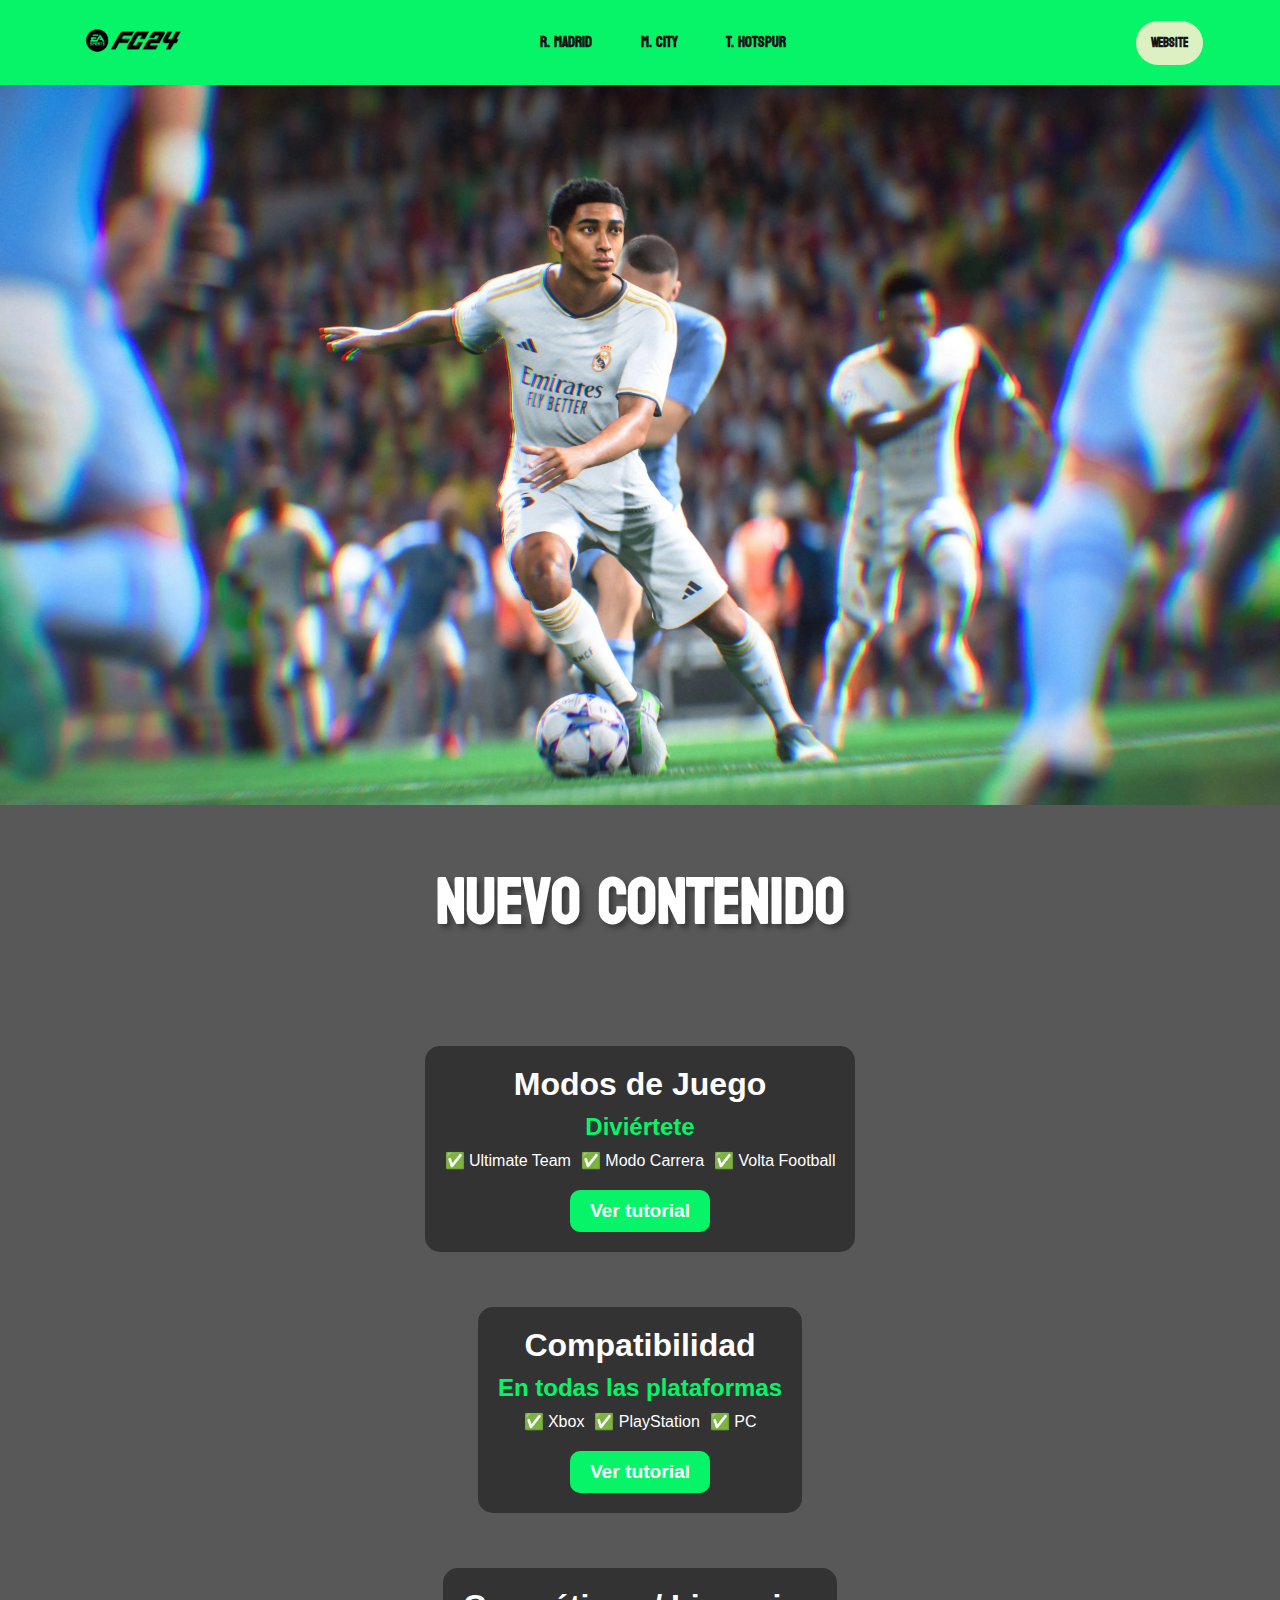
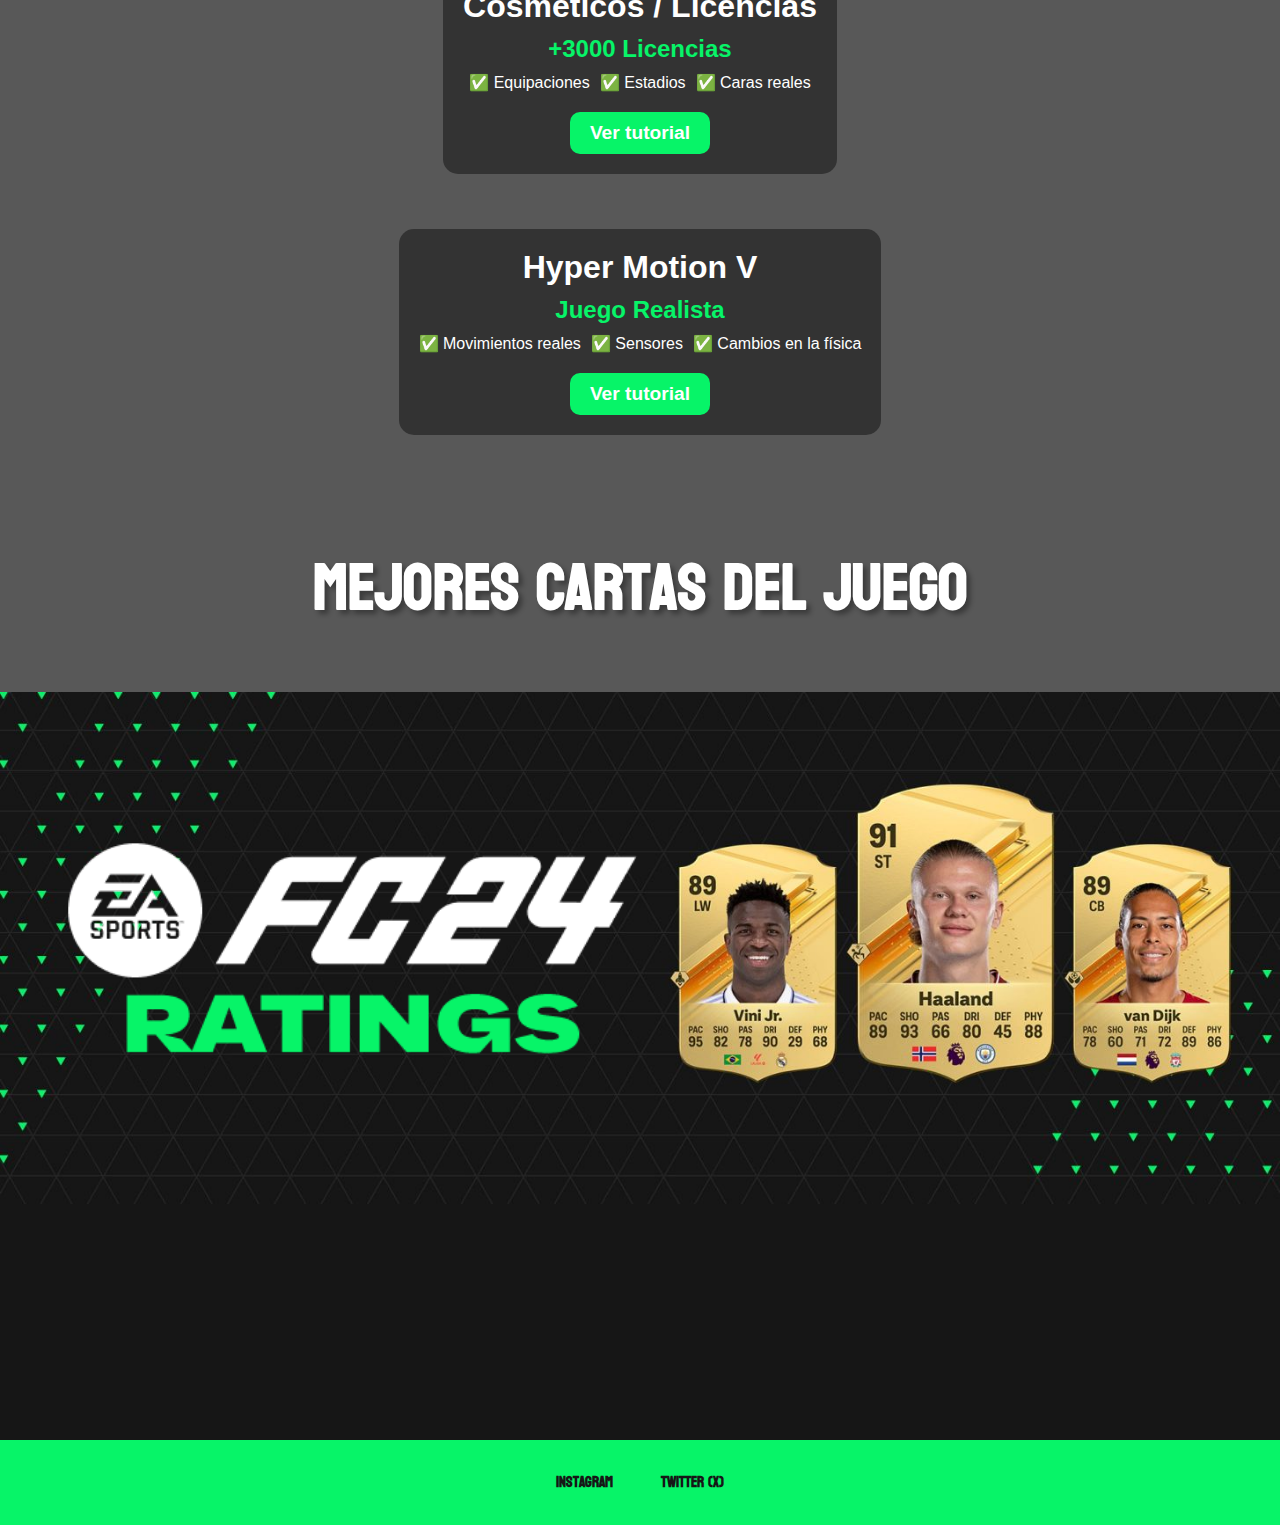
<file: index.html>
<!DOCTYPE html>
<html lang="en">
<head>
    <meta charset="UTF-8">
    <meta name="viewport" content="width=device-width, initial-scale=1.0">
    <title>FC24</title>
    <link rel="stylesheet" href="./style.css">

    <!-- Google Fonts  -->
    <link rel="preconnect" href="https://fonts.googleapis.com">
    <link rel="preconnect" href="https://fonts.gstatic.com" crossorigin>
    <link href="https://fonts.googleapis.com/css2?family=Press+Start+2P&display=swap" rel="stylesheet">

    <link rel="preconnect" href="https://fonts.googleapis.com">
    <link rel="preconnect" href="https://fonts.gstatic.com" crossorigin>
    <link href="https://fonts.googleapis.com/css2?family=Bungee+Spice&display=swap" rel="stylesheet">

    <link rel="preconnect" href="https://fonts.googleapis.com">
    <link rel="preconnect" href="https://fonts.gstatic.com" crossorigin>
    <link href="https://fonts.googleapis.com/css2?family=Koulen&family=Press+Start+2P&display=swap" rel="stylesheet">
</head>
<body>

    <!-- Barra de navegacion -->
    <div class = "navegacion">
        <div class="ealogo">
            <img src="./img/logo-fc24.png" alt="ealogo">
        </div>
        <nav class = "elementos-navegacion">
            <li><a href="./real.html">R. Madrid</a></li>
            <li><a href="./city.html">M. City</a></li>
            <li><a href="./hotspur.html">T. Hotspur</a></li>
        </nav>
        <a href="https://www.ea.com/es-mx/games/ea-sports-fc/fc-24" class = "boton" target="_blank"><button>Website</button></a>
    </div>

    <!-- Imagen principal -->
    <div class = "contenedor-presentacion">
        <div class = "imagen-principal">
            <img src="./img/beligol.webp" alt="Madrid" >

        </div>
    </div>

    <!-- Sobre el juego -->

    <div>
        <h2 class = "subtitulo-h2">
            Nuevo Contenido
        </h2>
    </div>


    <div class = "tabla-contenido">

        <div class="tabla">
            <div class="titulo-tabla">Modos de Juego</div>
            <div class="extra-tabla">Diviértete</div>
            <ul class="lista-tabla">
              <li>✅ Ultimate Team</li>
              <li>✅ Modo Carrera</li>
              <li>✅ Volta Football</li>
            </ul>
            <button class="boton-tabla">Ver tutorial</a>
        </div>


        <div class="tabla">
            <div class="titulo-tabla">Compatibilidad</div>
            <div class="extra-tabla">En todas las plataformas</div>
            <ul class="lista-tabla">
              <li>✅ Xbox</li>
              <li>✅ PlayStation</li>
              <li>✅ PC</li>
            </ul>
            <button class="boton-tabla">Ver tutorial</a>
        </div>


        <div class="tabla">
            <div class="titulo-tabla">Cosméticos / Licencias</div>
            <div class="extra-tabla">+3000 Licencias</div>
            <ul class="lista-tabla">
              <li>✅ Equipaciones</li>
              <li>✅ Estadios</li>
              <li>✅ Caras reales</li>
            </ul>
            <button class="boton-tabla">Ver tutorial</a>
        </div>


        <div class="tabla">
            <div class="titulo-tabla">Hyper Motion V</div>
            <div class="extra-tabla">Juego Realista</div>
            <ul class="lista-tabla">
              <li>✅ Movimientos reales</li>
              <li>✅ Sensores</li>
              <li>✅ Cambios en la física</li>
            </ul>
            <button class="boton-tabla">Ver tutorial</a>
        </div>
    </div>

    <div>
        <h2 class = "subtitulo-h2">
            Mejores cartas del Juego
        </h2>
    </div>

    <div class="mejores-cartas">
        <div>
            <img class="cartas"  src="./img/bestcards.jpg" alt="cartas">
        </div>
        
        <img class="ratings" src="./img/ratings.png" alt="calificaciones">
    </div>
    <div class="pie-web">
        <nav class = "elementos-pieWeb">
            <li><a href="#">Instagram</a></li>
            <li><a href="#">Twitter (X)</a></li>
        </nav>
    </div>

</body>
</html>
</file>
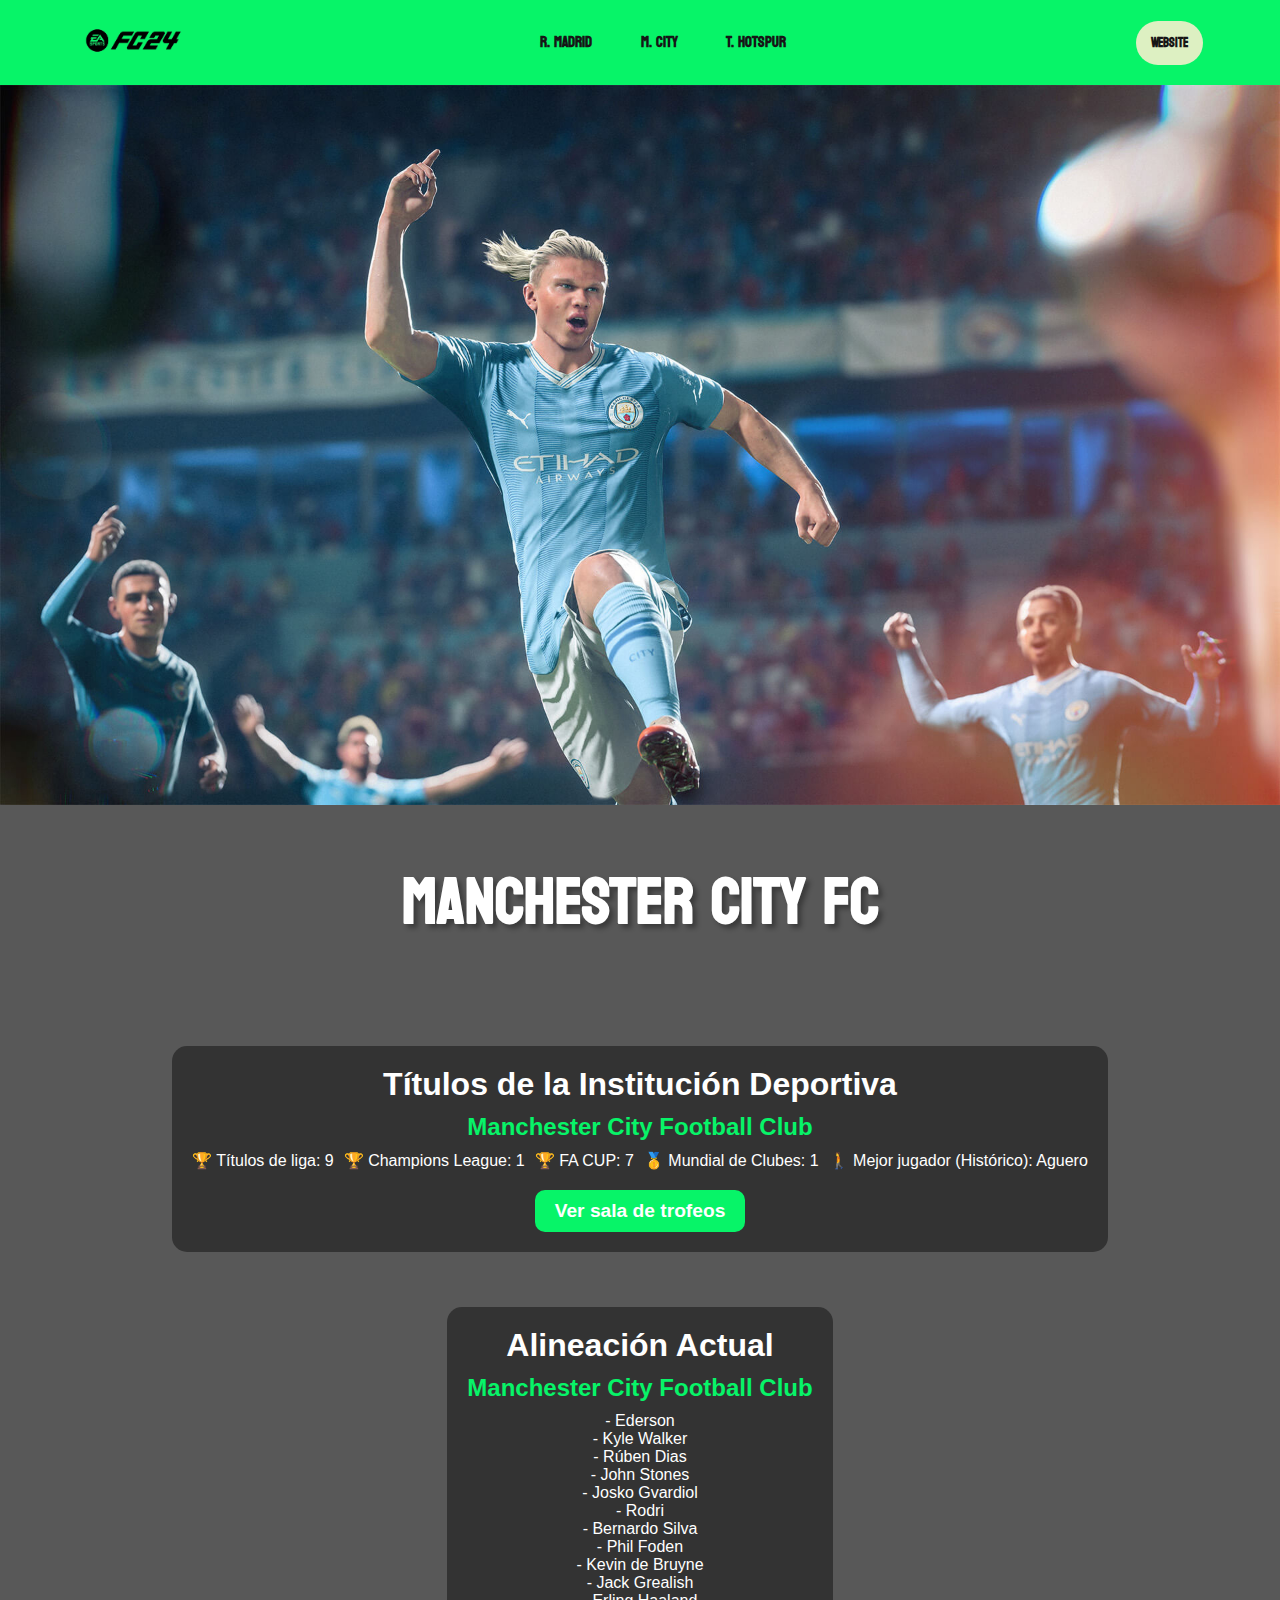
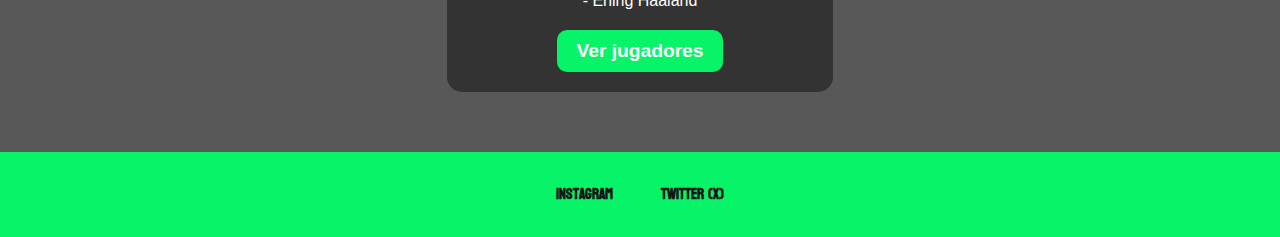
<file: city.html>
<!DOCTYPE html>
<html lang="en">
<head>
    <meta charset="UTF-8">
    <meta name="viewport" content="width=device-width, initial-scale=1.0">
    <title>Manchester City - EA</title>
    <link rel="stylesheet" href="./style.css">

    <link rel="preconnect" href="https://fonts.googleapis.com">
    <link rel="preconnect" href="https://fonts.gstatic.com" crossorigin>
    <link href="https://fonts.googleapis.com/css2?family=Press+Start+2P&display=swap" rel="stylesheet">

    <link rel="preconnect" href="https://fonts.googleapis.com">
    <link rel="preconnect" href="https://fonts.gstatic.com" crossorigin>
    <link href="https://fonts.googleapis.com/css2?family=Bungee+Spice&display=swap" rel="stylesheet">

    <link rel="preconnect" href="https://fonts.googleapis.com">
    <link rel="preconnect" href="https://fonts.gstatic.com" crossorigin>
    <link href="https://fonts.googleapis.com/css2?family=Koulen&family=Press+Start+2P&display=swap" rel="stylesheet">
</head>
<body>

    <!-- Barra de navegacion -->
    <div class = "navegacion">
        <div class="ealogo">
            <a href="./index.html"><img src="./img/logo-fc24.png" alt="ealogo"></a>
        </div>
        <nav class = "elementos-navegacion">
            <li><a href="./real.html">R. Madrid</a></li>
            <li><a href="./city.html">M. City</a></li>
            <li><a href="./hotspur.html">T. Hotspur</a></li>
        </nav>
        <a href="https://www.ea.com/es-mx/games/ea-sports-fc/fc-24" class = "boton" target="_blank"><button>Website</button></a>
    </div>

    <!-- Imagen principal -->
    <div class = "contenedor-presentacion">
        <div class = "imagen-principal">
            <img src="./img/MCity.jpg" alt="Manchester City" >
        </div>
    </div>

    <div>
        <h2 class = "subtitulo-h2">
            Manchester City FC
        </h2>
    </div>

    <!-- Logros de la institución -->

    <div class = "tabla-contenido">

        <div class="tabla">
            <div class="titulo-tabla">Títulos de la Institución Deportiva </div>
            <div class="extra-tabla">Manchester City Football Club</div>
            <ul class="lista-tabla">
              <li>​🏆​ Títulos de liga: 9</li>
              <li>​🏆​ Champions League: 1</li>
              <li>​🏆​ FA CUP: 7</li>
              <li>​​🥇​ Mundial de Clubes: 1</li>
              <li>​​​​🚶​ Mejor jugador (Histórico): Aguero</li>
            </ul>
            <button class="boton-tabla">Ver sala de trofeos</a>
        </div>

        <div class="tabla">
            <div class="titulo-tabla">Alineación Actual </div>
            <div class="extra-tabla">Manchester City Football Club</div>
            <ul class="lista-tabla">
              <li> ​​​​- Ederson <br>
                - Kyle Walker <br>
                - Rúben Dias <br>
                - John Stones <br>
                - Josko Gvardiol <br>
                - Rodri <br>
                - Bernardo Silva <br>
                - Phil Foden <br>
                - Kevin de Bruyne <br>
                - Jack Grealish <br>
                - Erling Haaland <br> 
              </li>
            </ul>
            <button class="boton-tabla">Ver jugadores</a>
        </div>
    </div>

    <!-- Pie de pagina -->

    <div class="pie-web">
        <nav class = "elementos-pieWeb">
            <li><a href="#">Instagram</a></li>
            <li><a href="#">Twitter (X)</a></li>
        </nav>
    </div>

    
</body>
</html>
</file>
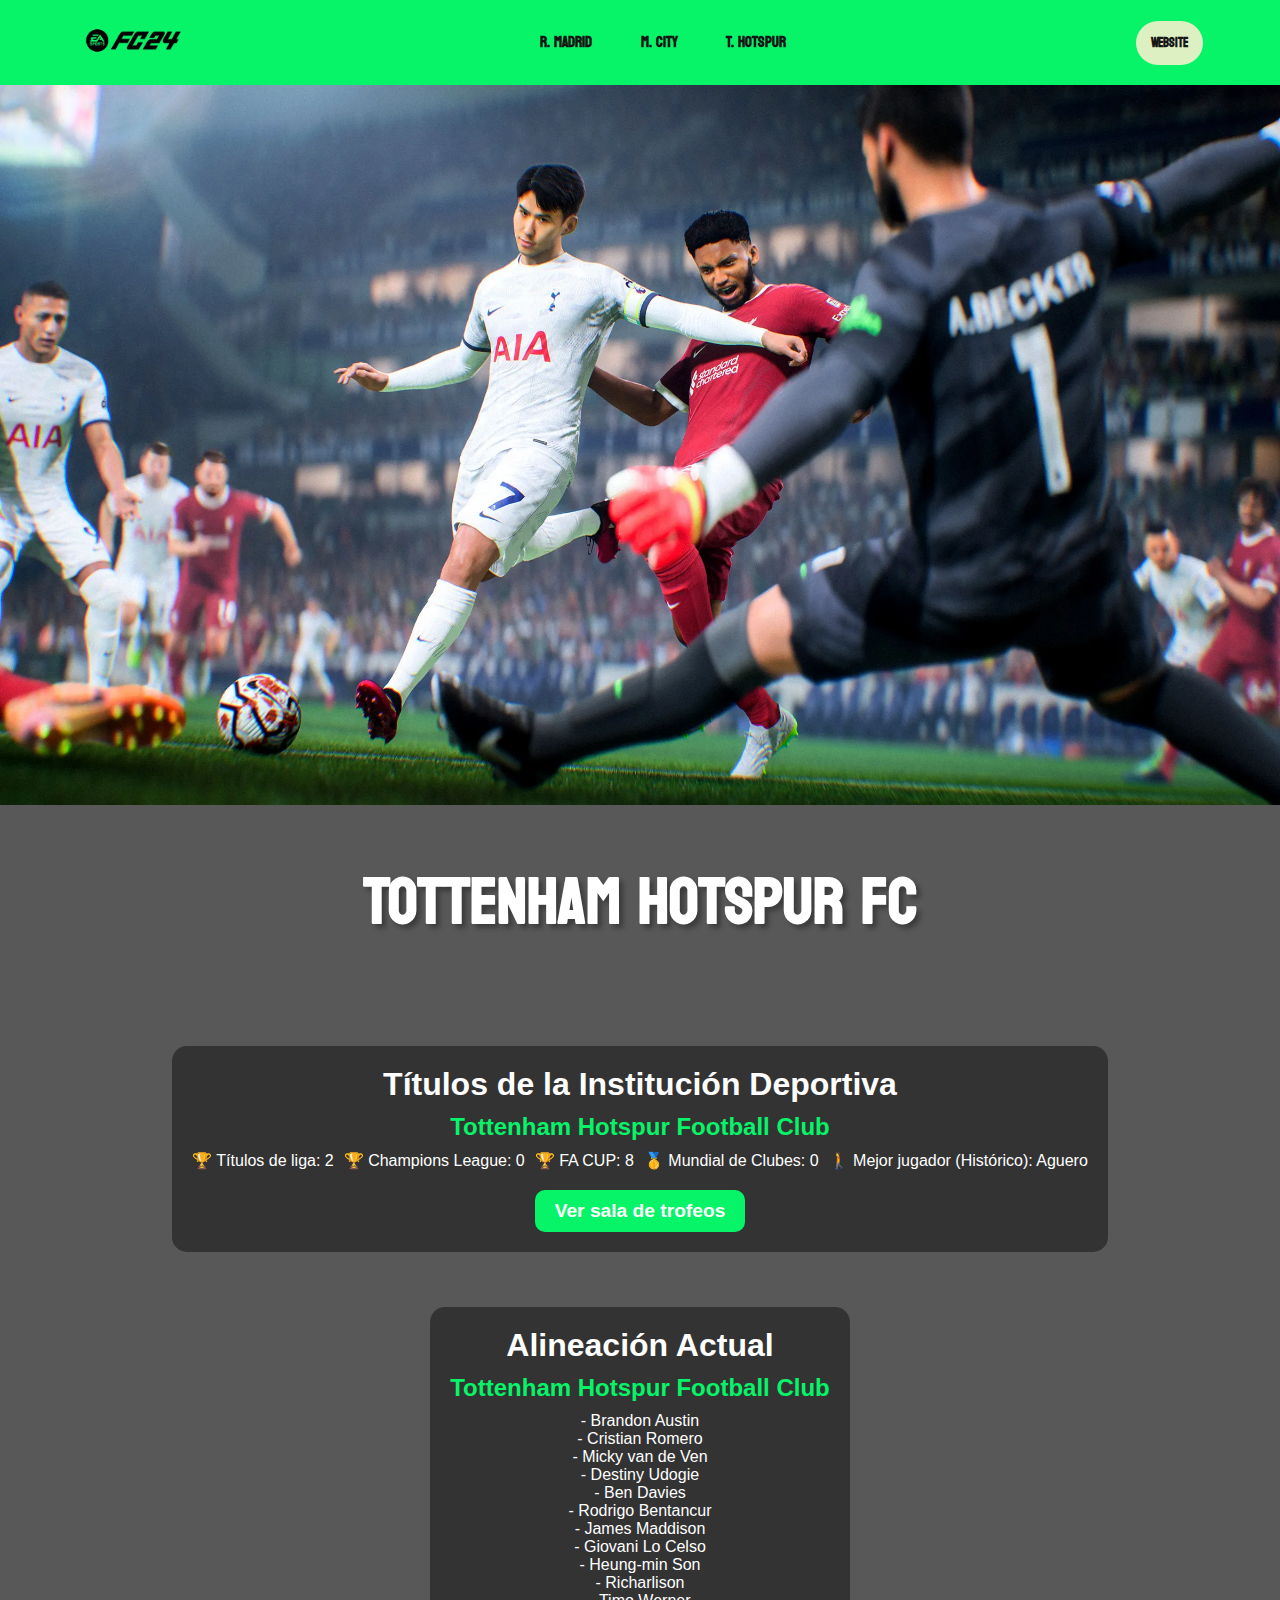
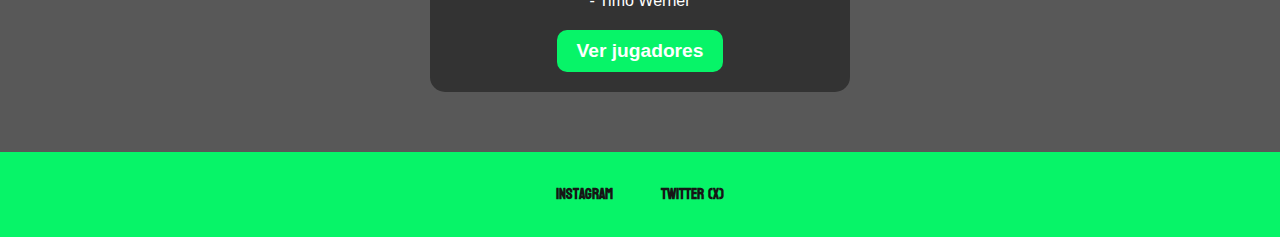
<file: hotspur.html>
<!DOCTYPE html>
<html lang="en">
<head>
    <meta charset="UTF-8">
    <meta name="viewport" content="width=device-width, initial-scale=1.0">
    <title>T. Hotspur</title>
    <link rel="stylesheet" href="./style.css">

    <link rel="preconnect" href="https://fonts.googleapis.com">
    <link rel="preconnect" href="https://fonts.gstatic.com" crossorigin>
    <link href="https://fonts.googleapis.com/css2?family=Press+Start+2P&display=swap" rel="stylesheet">

    <link rel="preconnect" href="https://fonts.googleapis.com">
    <link rel="preconnect" href="https://fonts.gstatic.com" crossorigin>
    <link href="https://fonts.googleapis.com/css2?family=Bungee+Spice&display=swap" rel="stylesheet">

    <link rel="preconnect" href="https://fonts.googleapis.com">
    <link rel="preconnect" href="https://fonts.gstatic.com" crossorigin>
    <link href="https://fonts.googleapis.com/css2?family=Koulen&family=Press+Start+2P&display=swap" rel="stylesheet">
</head>
<body>

    <!-- Barra de navegacion -->
    <div class = "navegacion">
        <div class="ealogo">
            <a href="./index.html"><img src="./img/logo-fc24.png" alt="ealogo"></a>
        </div>
        <nav class = "elementos-navegacion">
            <li><a href="./real.html">R. Madrid</a></li>
            <li><a href="./city.html">M. City</a></li>
            <li><a href="./hotspur.html">T. Hotspur</a></li>
        </nav>
        <a href="https://www.ea.com/es-mx/games/ea-sports-fc/fc-24" class = "boton" target="_blank"><button>Website</button></a>
    </div>

    <!-- Imagen principal -->
    <div class = "contenedor-presentacion">
        <div class = "imagen-principal">
            <img src="./img/spours.webp" alt="T. Hotspur" >
        </div>
    </div>

    <!-- Texto equipo -->
    <div>
        <h2 class = "subtitulo-h2">
            Tottenham Hotspur FC
        </h2>
    </div>

     <!-- Logros de la institución -->

     <div class = "tabla-contenido">

        <div class="tabla">
            <div class="titulo-tabla">Títulos de la Institución Deportiva </div>
            <div class="extra-tabla">Tottenham Hotspur Football Club</div>
            <ul class="lista-tabla">
              <li>​🏆​ Títulos de liga: 2</li>
              <li>​🏆​ Champions League: 0</li>
              <li>​🏆​ FA CUP: 8</li>
              <li>​​🥇​ Mundial de Clubes: 0</li>
              <li>​​​​🚶​ Mejor jugador (Histórico): Aguero</li>
            </ul>
            <button class="boton-tabla">Ver sala de trofeos</a>
        </div>

        <div class="tabla">
            <div class="titulo-tabla">Alineación Actual </div>
            <div class="extra-tabla">Tottenham Hotspur Football Club</div>
            <ul class="lista-tabla">
              <li> ​​​​- Brandon Austin <br>       
                - Cristian Romero <br>
                - Micky van de Ven <br>
                - Destiny Udogie <br>
                - Ben Davies <br>
                - Rodrigo Bentancur <br>
                - James Maddison <br>
                - Giovani Lo Celso <br>
                - Heung-min Son <br>
                - Richarlison <br>
                - Timo Werner <br> 
              </li>
            </ul>
            <button class="boton-tabla">Ver jugadores</a>
        </div>
    </div>

    <!-- Pie de pagina -->

    <div class="pie-web">
        <nav class = "elementos-pieWeb">
            <li><a href="#">Instagram</a></li>
            <li><a href="#">Twitter (X)</a></li>
        </nav>
    </div>

</body>
</html>
</file>
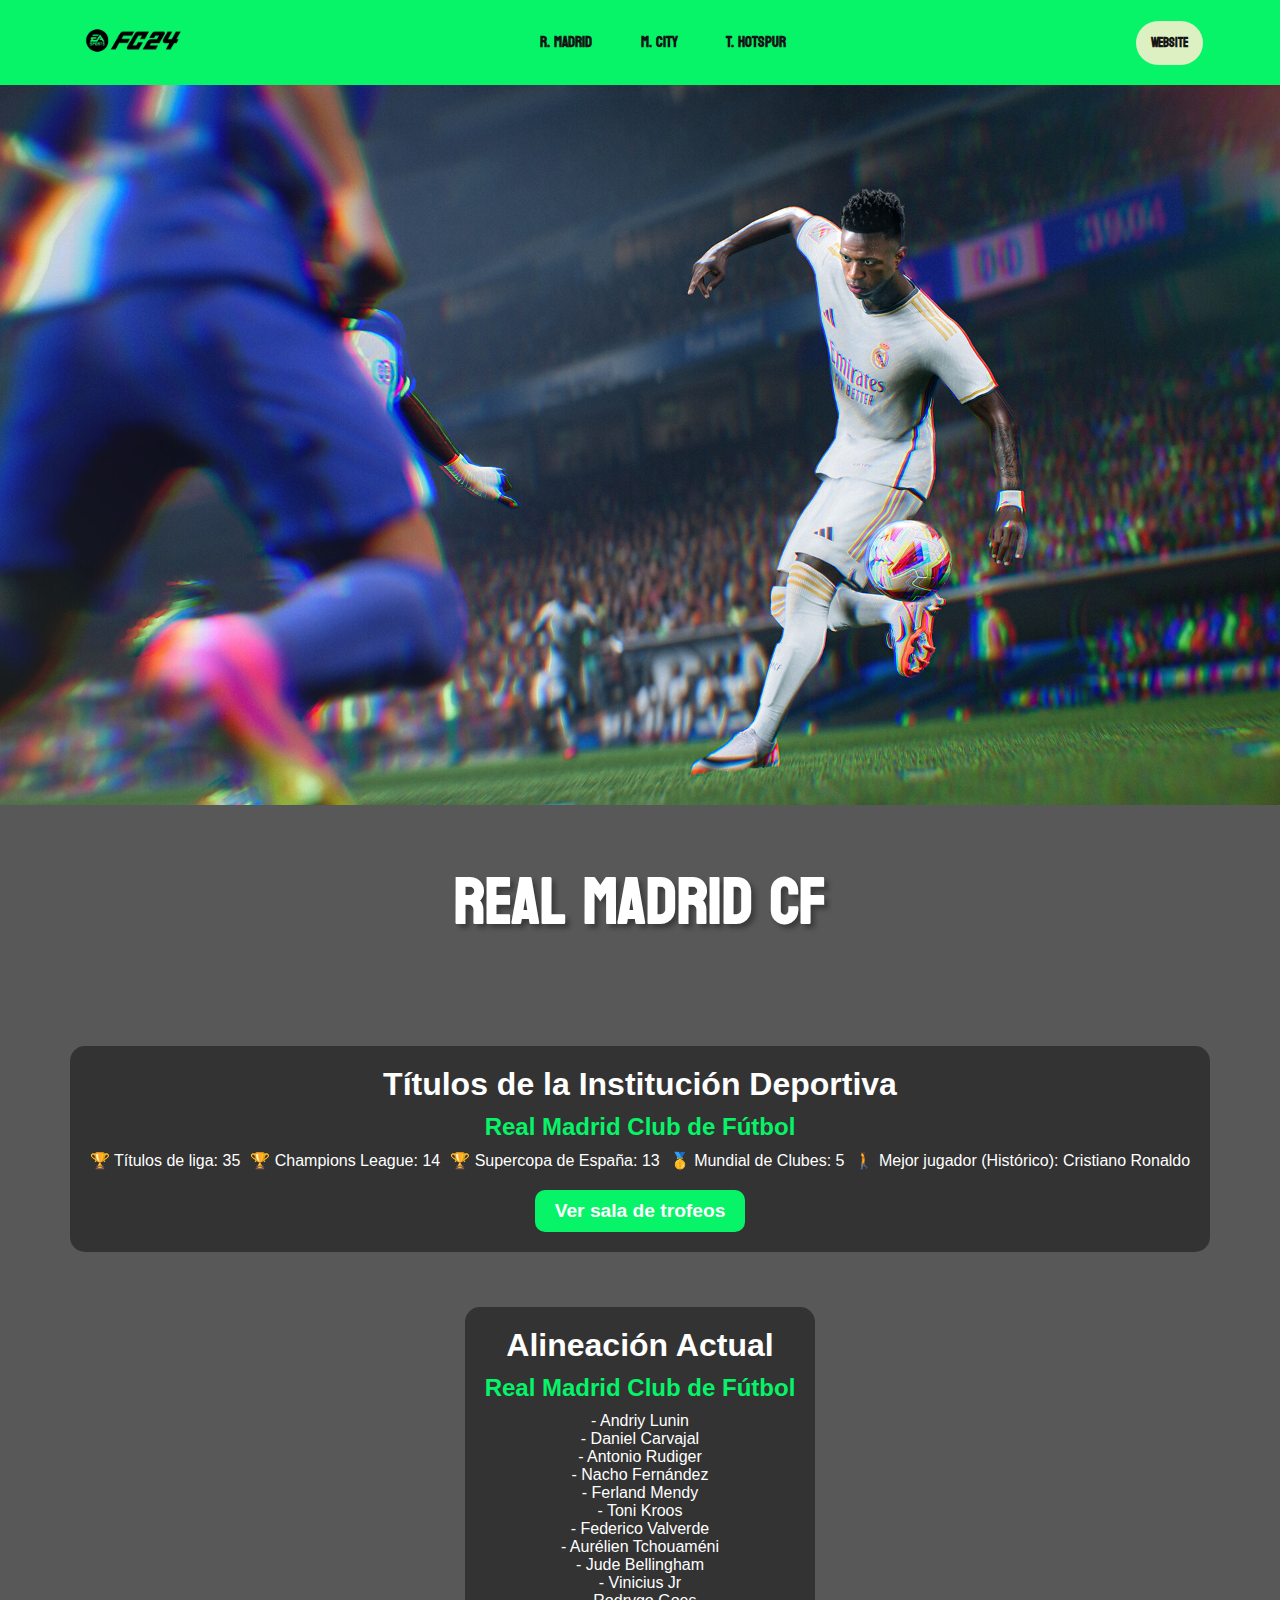
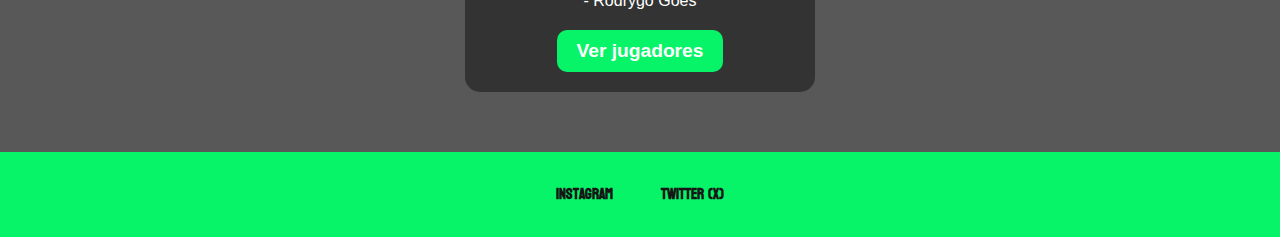
<file: real.html>
<!DOCTYPE html>
<html lang="en">
<head>
    <meta charset="UTF-8">
    <meta name="viewport" content="width=device-width, initial-scale=1.0">
    <title>Real Madrid - EA</title>
    <link rel="stylesheet" href="./style.css">

    <link rel="preconnect" href="https://fonts.googleapis.com">
    <link rel="preconnect" href="https://fonts.gstatic.com" crossorigin>
    <link href="https://fonts.googleapis.com/css2?family=Press+Start+2P&display=swap" rel="stylesheet">

    <link rel="preconnect" href="https://fonts.googleapis.com">
    <link rel="preconnect" href="https://fonts.gstatic.com" crossorigin>
    <link href="https://fonts.googleapis.com/css2?family=Bungee+Spice&display=swap" rel="stylesheet">

    <link rel="preconnect" href="https://fonts.googleapis.com">
    <link rel="preconnect" href="https://fonts.gstatic.com" crossorigin>
    <link href="https://fonts.googleapis.com/css2?family=Koulen&family=Press+Start+2P&display=swap" rel="stylesheet">

</head>
<body>

   <!-- Barra de navegacion -->
   <div class = "navegacion">
        <div class="ealogo">
            <a href="./index.html"><img src="./img/logo-fc24.png" alt="ealogo"></a>
        </div>
        <nav class = "elementos-navegacion">
            <li><a href="./real.html">R. Madrid</a></li>
            <li><a href="./city.html">M. City</a></li>
            <li><a href="./hotspur.html">T. Hotspur</a></li>
        </nav>
        <a href="https://www.ea.com/es-mx/games/ea-sports-fc/fc-24" class = "boton" target="_blank"><button>Website</button></a>
    </div>

    <!-- Imagen principal -->
    <div class = "contenedor-presentacion">
        <div class = "imagen-principal">
            <img src="./img/1340344.jpeg" alt="Real Madrid" >
        </div>
    </div>

    <!-- Sobre el juego -->

    <div>
        <h2 class = "subtitulo-h2">
            Real Madrid CF
        </h2>
    </div>

    <!-- Logros de la institución -->

    <div class = "tabla-contenido">

        <div class="tabla">
            <div class="titulo-tabla">Títulos de la Institución Deportiva </div>
            <div class="extra-tabla">Real Madrid Club de Fútbol</div>
            <ul class="lista-tabla">
              <li>​🏆​ Títulos de liga: 35</li>
              <li>​🏆​ Champions League: 14</li>
              <li>​🏆​ Supercopa de España: 13</li>
              <li>​​🥇​ Mundial de Clubes: 5</li>
              <li>​​​​🚶​ Mejor jugador (Histórico): Cristiano Ronaldo</li>
            </ul>
            <button class="boton-tabla">Ver sala de trofeos</a>
        </div>

        <div class="tabla">
            <div class="titulo-tabla">Alineación Actual </div>
            <div class="extra-tabla">Real Madrid Club de Fútbol</div>
            <ul class="lista-tabla">
              <li> ​​​​- Andriy Lunin <br>
                - Daniel Carvajal <br>
                - Antonio Rudiger <br>
                - Nacho Fernández <br>
                - Ferland Mendy <br>
                - Toni Kroos <br>
                - Federico Valverde <br>
                - Aurélien Tchouaméni <br>
                - Jude Bellingham <br>
                - Vinicius Jr <br>
                - Rodrygo Goes <br> 
              </li>
            </ul>
            <button class="boton-tabla">Ver jugadores</a>
        </div>
    </div>

    <!-- Pie de pagina -->

    <div class="pie-web">
        <nav class = "elementos-pieWeb">
            <li><a href="#">Instagram</a></li>
            <li><a href="#">Twitter (X)</a></li>
        </nav>
    </div>

</body>
</html>
</file>
<file: style.css>
*{
    box-sizing: border-box;
    padding: 0px; 
    margin: 0;
    font-family: 'Gill Sans', 'Gill Sans MT', Calibri, 'Trebuchet MS', sans-serif;
}

body{
    background-color: #585858;
}

/* navegacion */
.navegacion{
    display: flex;
    justify-content: space-between ;
    padding: 15px;
    align-items: center;
    height: 85px;
    padding: 5px 6%;
    background-color: #07f468;
}

/* estilo logo */

.navegacion .ealogo img{
    height: 85px;
    width: auto;
    transition: all 0.3s ease 0s;
}

.navegacion .elementos-navegacion li{
    display: inline-block;
    padding: 0 10px;
    transition: all 0.3s ease 0s;
}

.navegacion .elementos-navegacion a{
    font-family: 'Koulen', sans-serif;
    font-size: 15px;
    color:#161616;
    text-decoration: none;
    font-weight: bold;
    text-align: center;
    padding: 12px;
}

@media(max-width: 1000px){
    .navegacion .elementos-navegacion a{
        padding: 0;
        font-size: 12px;
        display: flex;
    }
}

@media(max-width: 492px){
    .navegacion .ealogo img {
        width: 70px;
        height: auto;
    }
}

.navegacion .boton button{
    font-family: 'Koulen', sans-serif;
    font-weight: 600;
    color: #161616;  
    background: #DDF0C2;
    border: none;
    border-radius: 50px;
    padding: 10px 15px;
    cursor: pointer;
    transition: all 0.3s ease 0s; 
}

/* Transiciones */
.navegacion .boton button:hover{
    transform: scale(1.2); 
}

.navegacion .elementos-navegacion li:hover{
    transform: scale(1.2);
}

.navegacion .ealogo img:hover{
    transform: scale(1.2);
}


/* Imagen principal */
.contenedor-presentacion .imagen-principal img{
  width: 100%;
  height: 100%;
  object-fit: cover;
  object-position: bottom;
}

/* Subtitulos */
.subtitulo-h2{
    font-family: 'Koulen', sans-serif;
    font-size: 65px;
    color:#fff; 
    text-align: center;
    margin-top: 35px;
    text-shadow: 4px 4px 5px #0005;
}

@media(max-width: 1000px){
    .subtitulo-h2{
        font-size: 45px;
    }
}


/* Tablas de contenido */

.tabla-contenido{
    padding: 40px;
    display: flex; 
    justify-content: center;
    align-items: center;
    gap: 35px; 
}


.boton-tabla{
    background-color: #07f468;
    color: white;
    border: none;
    padding: 10px 20px;
    border-radius: 10px;
    font-size: 1.2rem;
    font-weight: bold;
    cursor: pointer;  
    margin-top: 20px;
}

.tabla{
    background-color: #333;
    color: white;
    padding: 20px;
    border-radius: 15px;
    text-align: center;
}

.lista-tabla{
    display: flex;
    flex-direction: column;
    justify-content: center; 
    align-items: center;
    gap: 10px;
    list-style: none;
    padding: 0;
}

.titulo-tabla{
    font-size: 2rem;
    font-weight: bold;
    margin-bottom: 10px;
}

.extra-tabla{
    font-size: 1.5rem;
    font-weight: bold;
    margin-bottom: 10px;
    color: #07f468
}

@media(max-width: 1300px){
    .tabla-contenido{
        justify-content: center;
        flex-direction: column;
    }

    .tabla{
        margin-bottom: 20px;
    }

    .lista-tabla{
        flex-direction: row;
    }

    .boton-tabla{
        margin-top: 20px;
    }
}

.subtitulo-h2{
    padding-bottom: 45px;
}

/* Ronaldo */
.div-ronaldo{
    display: flex;
}

/* Seccion cartas juego */

.cartas{
    width: 100%;
    height: 100%;
    object-fit: cover;
    object-position: bottom;
}

.ratings{
    transform: translateY(-160%);
    width: 50%;
    padding-left: 5%;
}

.mejores-cartas {
    background-color: #161616;
}

/* Seccion del footer */

.pie-web{
    display: flex;
    justify-content: center;
    padding: 15px;
    align-items: center;
    height: 85px;
    padding: 5px 6%;
    background-color: #07f468;
}

.pie-web .elementos-pieWeb li{
    display: inline-block;
    padding: 0 10px;
}

.pie-web .elementos-pieWeb a {
    font-family: 'Koulen', sans-serif;
    font-size: 15px;
    color:#161616;
    text-decoration: none;
    font-weight: bold;
    text-align: center;
    padding: 12px; 
}
</file>
